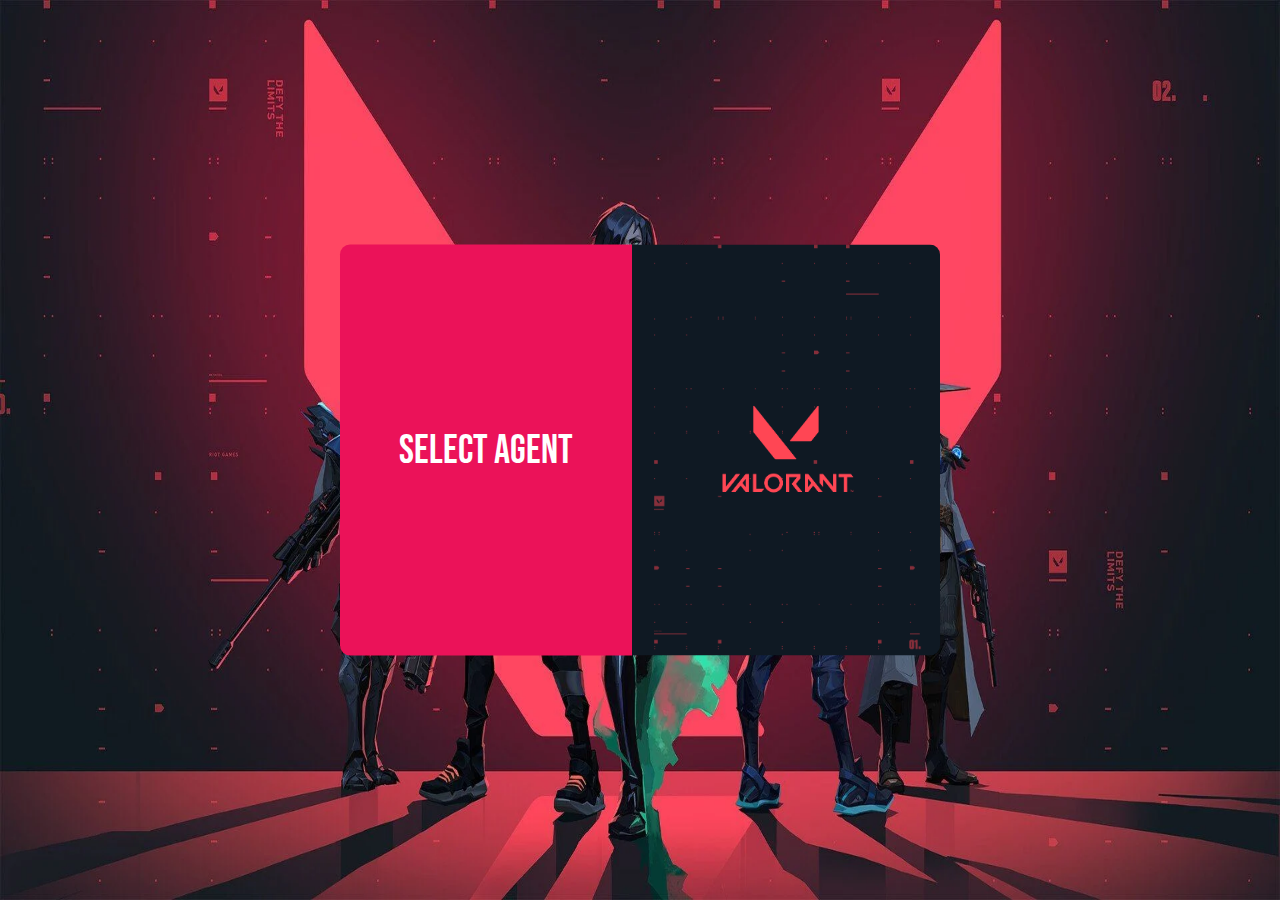
<file: index.html>
<!DOCTYPE html>
<html lang="pt-BR">
<head>
	<meta charset="UTF-8">
	<meta name="viewport" content="width=device-width, initial-scale=1.0">
	<title>Exemplo de Seleção de Índice</title>
	<style>
		@import url('https://fonts.googleapis.com/css2?family=Bebas+Neue&display=swap');

		*{
			margin: 0;
			padding: 0;
		}
		body {
			width: 100%;
			height: 100vh;
		}
		.content{
			height: 411px;
			border-radius: 10px;
			position: absolute;
			display: flex;
			top: 50%;
			left: 50%;
			transform: translate(-50%, -50%);
		}
		.bcc{
			width: 100%;
			height: 100vh;
		}
		button{
			width: 292px;
			height: 411px;
			font-size: 40px;
			background-color: #eb1259;
			border: none;
			color: #FFFFFF;
			border-radius: 10px 0 0 10px;
			font-family: "Bebas Neue", sans-serif;
			font-weight: 400;
			font-style: normal;
		}
		button:hover{
			cursor: pointer;
			background-color: #9a222b;
			font-size: 44px;
			transition: ease-in-out 1s;
		}
		#resultado {
			width: 308px;
			height: 411px;
			font-weight: bold;
			object-fit: cover;
			border-radius: 0 10px 10px 0;
		}
	</style>
</head>
<body>

	<div class="content">
		<button id="botao">SELECT AGENT</button>
		<img id="resultado" src="agents/index.jpg" alt="">
	</div>

	<img class="bcc" src="bci.webp" alt="" srcset="">
	<script>
		const agentes = [
			"astra.webp",
			"breach.webp",
			"brimstone.webp",
			"chamber.webp",
			"clove.webp",
			"cypher.webp",
			"deadlock.webp",
			"fade.webp",
			"gekko.webp",
			"harbor.webp",
			"iso.webp",
			"jett.webp",
			"kayo.webp",
			"killjoy.webp",
			"neon.webp",
			"omen.webp",
			"phoenix.webp",
			"raze.webp",
			"reyna.webp",
			"sage.webp",
			"skye.webp",
			"sova.webp",
			"viper.webp",
			"vyse.webp",
			"yoru.webp"
		];

		document.getElementById('botao').addEventListener('click', function() {
			const indiceAleatorio = Math.floor(Math.random() * agentes.length);
			document.getElementById("resultado").src = "agents/" + agentes[indiceAleatorio];
		});
	</script>

</body>
</html>
</file>
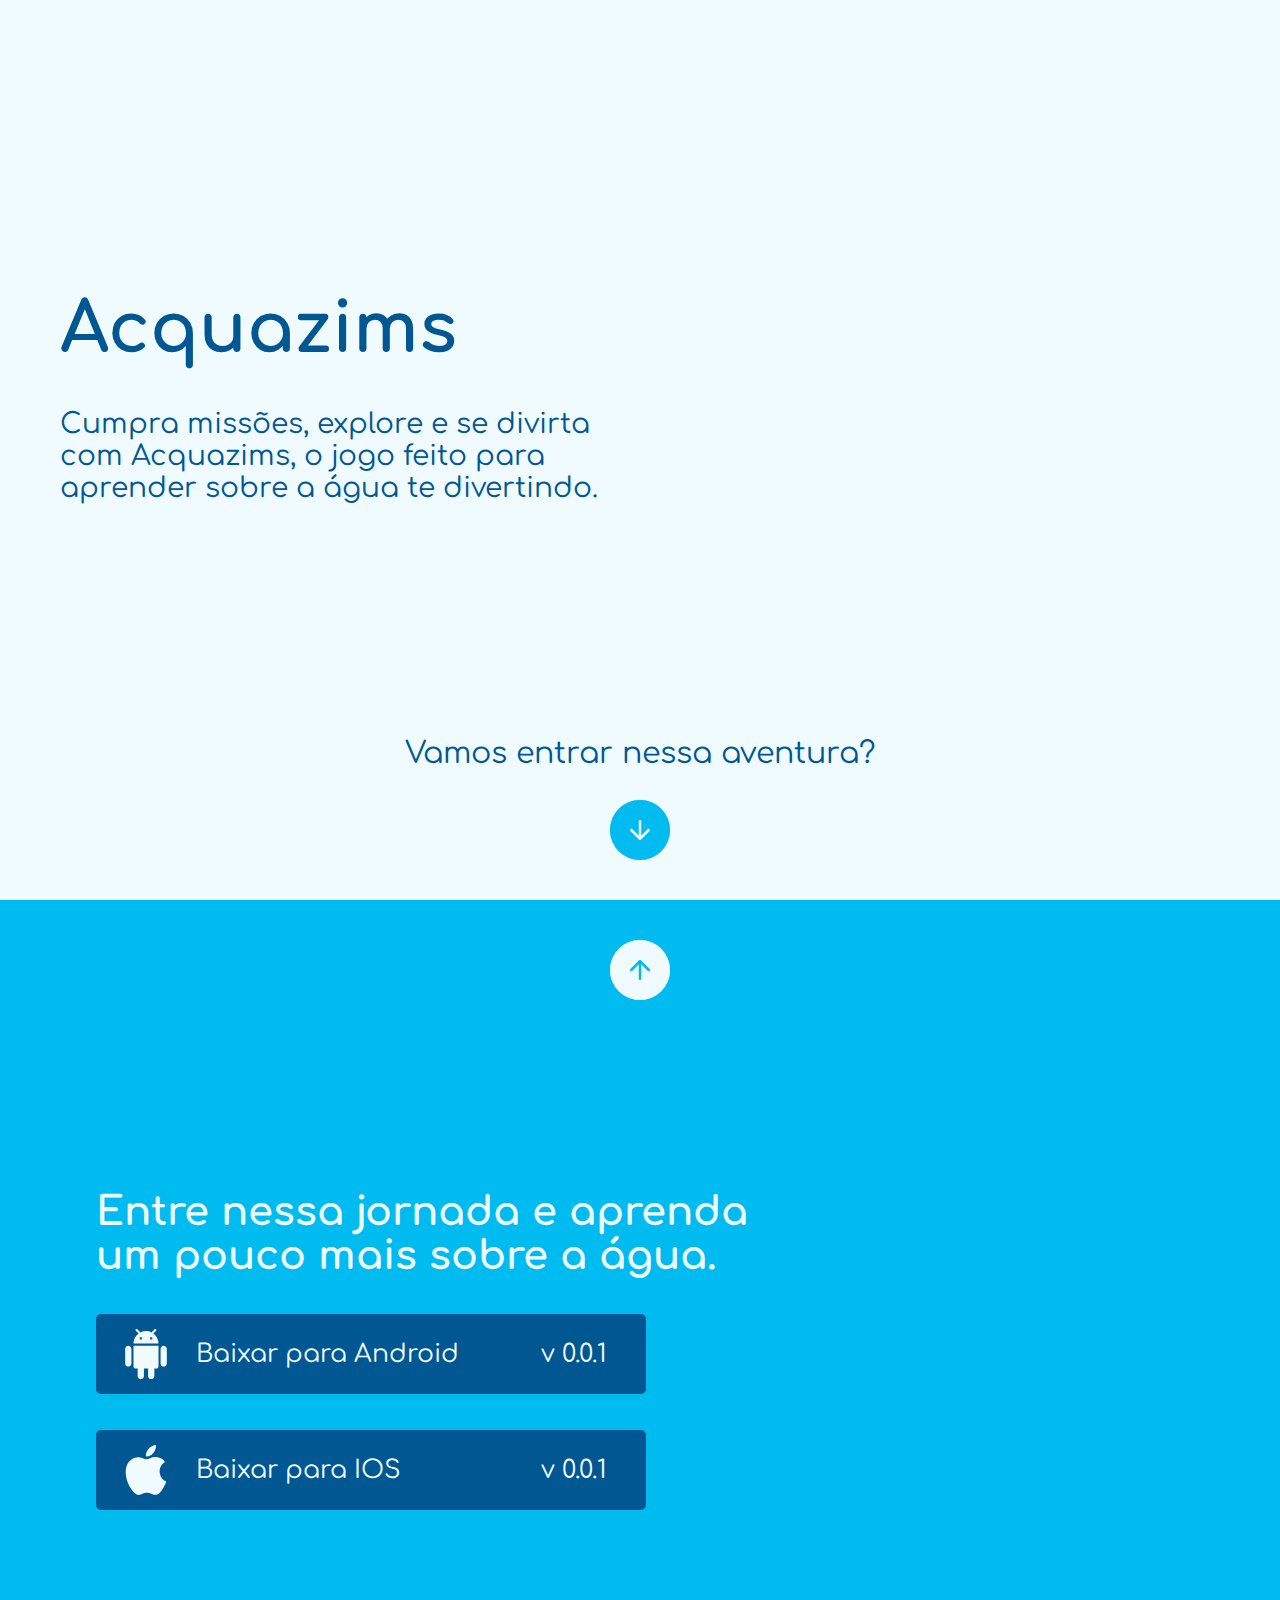
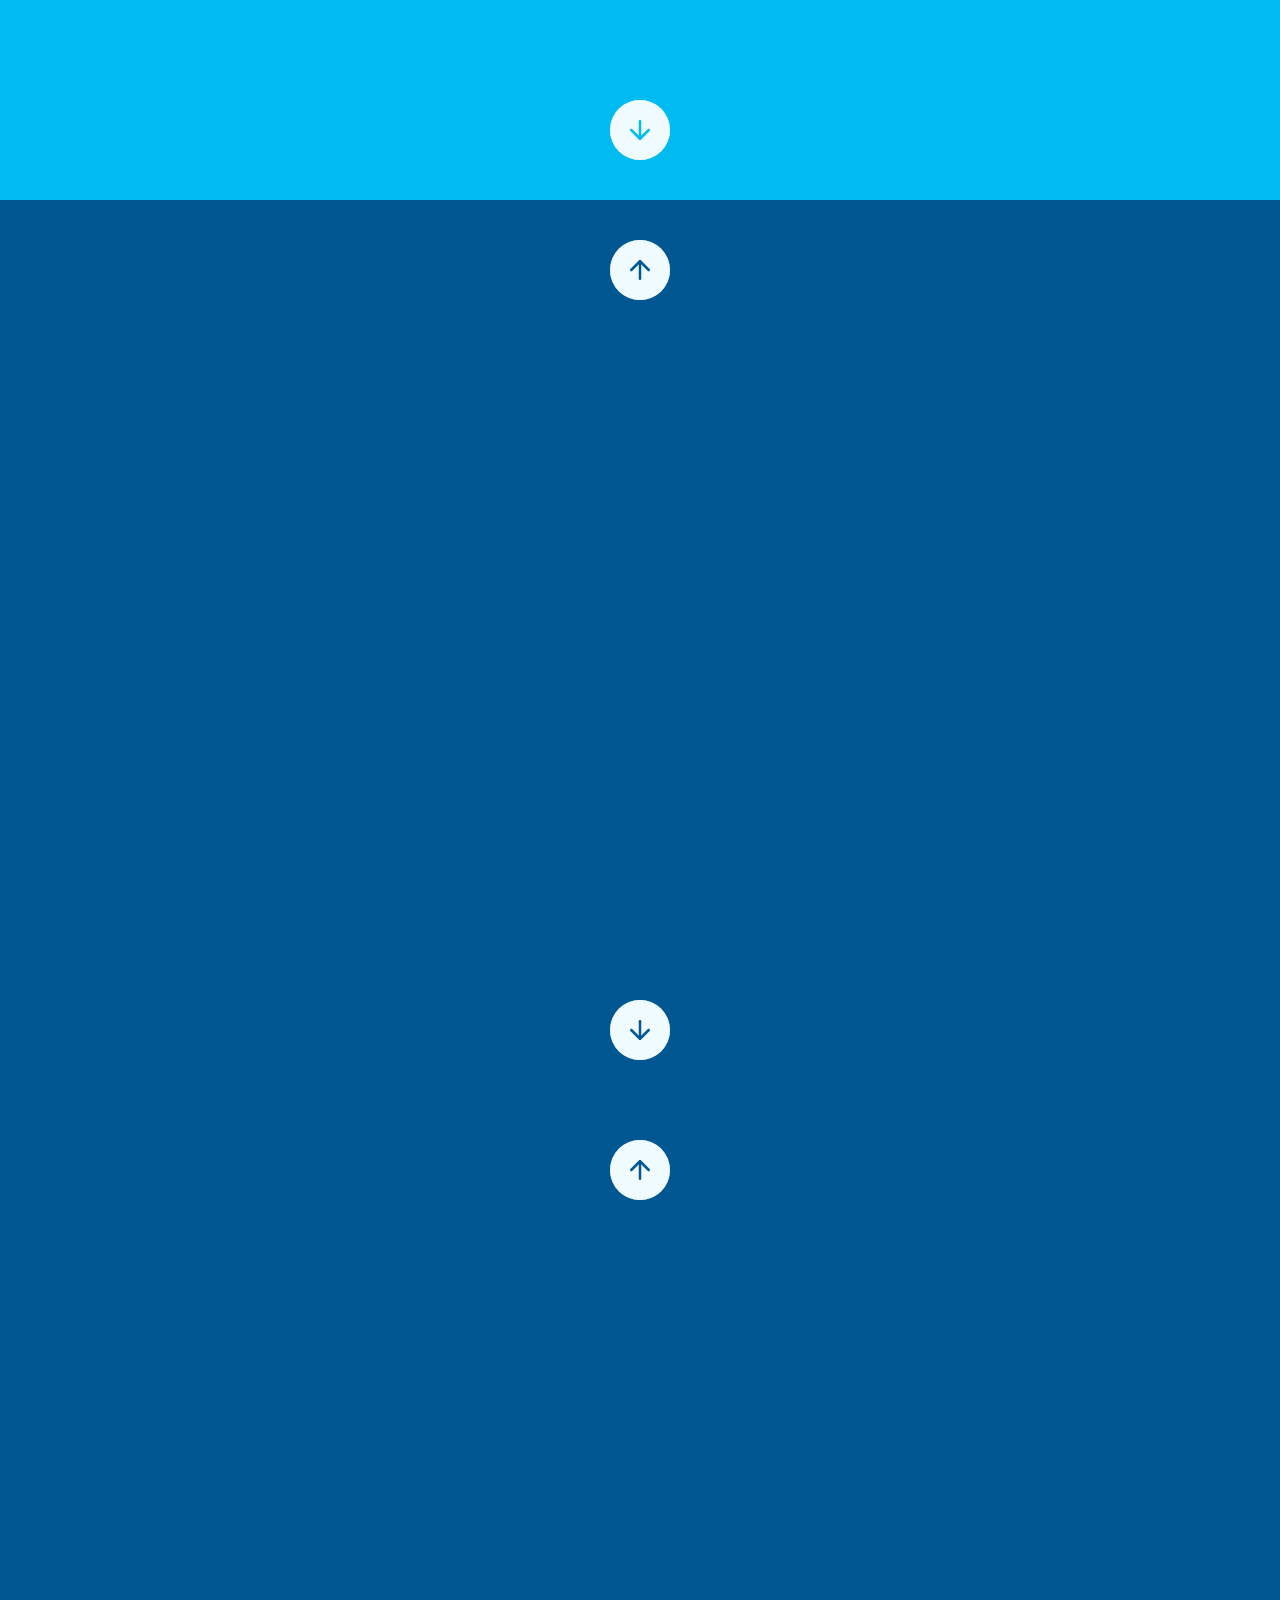
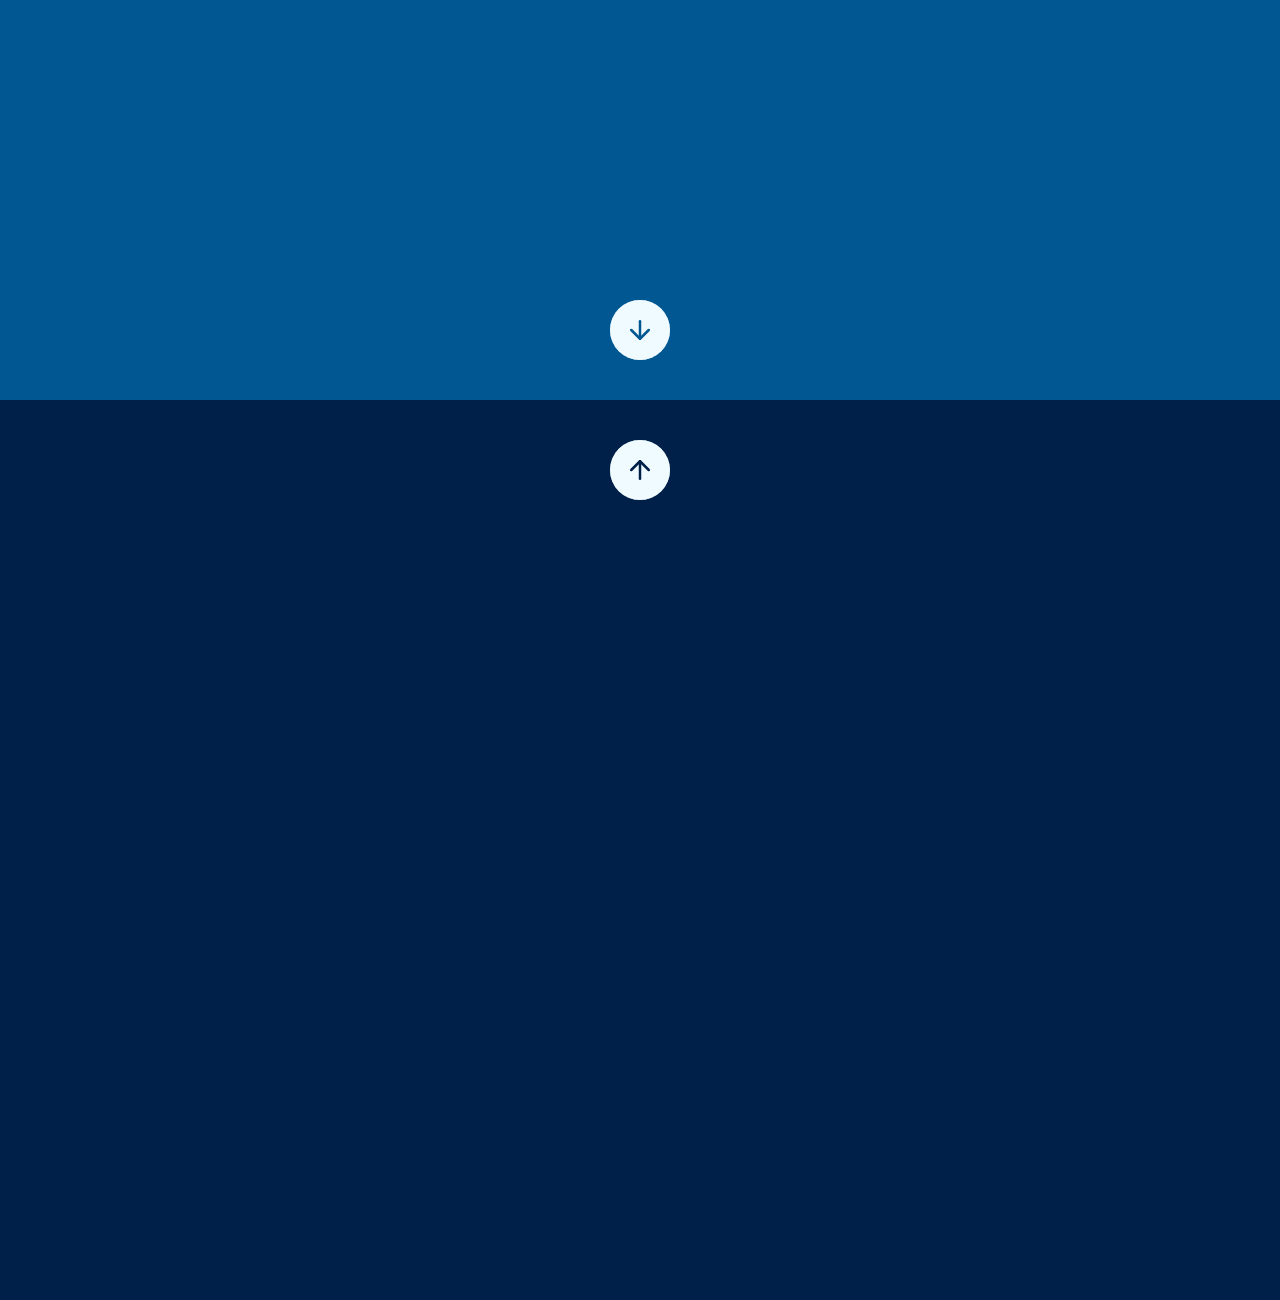
<file: apps/Acquazims/index.html>
<!DOCTYPE html>
<html lang="en">
	<head>
		<meta charset="UTF-8">
		<meta name="viewport" content="width=device-width, initial-scale=1.0">
		<title>Acquazims</title>
		<link rel="stylesheet" href="style.css">
	</head>

	<body>
		<div class="sec" id="welcome">
			<a href="#download" class="down">
				<svg viewBox="0 0 24 24" width="24" height="24" stroke="currentColor" stroke-width="2" fill="none" stroke-linecap="round" stroke-linejoin="round" class="css-i6dzq1"><line x1="12" y1="5" x2="12" y2="19"></line><polyline points="19 12 12 19 5 12"></polyline></svg>
				<span class="b"></span>
				<span class="c"></span>
			</a>

			<div class="getstarted">
				<h1>Acquazims</h1>
				<p>Cumpra missões, explore e se divirta com Acquazims, o jogo feito para aprender sobre a água te divertindo.</p>
			</div>

			<p class="next-link">Vamos entrar nessa aventura?</p>

			<!-- <img src="media/welcome.mp4" alt="Personagem andando pela casa"> -->
		</div>

		<div class="sec" id="download">
			<a href="#welcome" class="high">
				<svg viewBox="0 0 24 24" width="24" height="24" stroke="currentColor" stroke-width="2" fill="none" stroke-linecap="round" stroke-linejoin="round" class="css-i6dzq1"><line x1="12" y1="19" x2="12" y2="5"></line><polyline points="5 12 12 5 19 12"></polyline></svg>
				<span class="b"></span>
				<span class="c"></span>
			</a>

			<div class="download-link">
				<h1>Entre nessa jornada e aprenda um pouco mais sobre a água.</h1>

				<a class="link-btn" href="" download="">
					<div class="download-btn">
						<svg viewBox="0 0 24 24" height="24px" width="24px"><path d="M6 18c0 .55.45 1 1 1h1v3.5c0 .83.67 1.5 1.5 1.5s1.5-.67 1.5-1.5V19h2v3.5c0 .83.67 1.5 1.5 1.5s1.5-.67 1.5-1.5V19h1c.55 0 1-.45 1-1V8H6v10zM3.5 8C2.67 8 2 8.67 2 9.5v7c0 .83.67 1.5 1.5 1.5S5 17.33 5 16.5v-7C5 8.67 4.33 8 3.5 8zm17 0c-.83 0-1.5.67-1.5 1.5v7c0 .83.67 1.5 1.5 1.5s1.5-.67 1.5-1.5v-7c0-.83-.67-1.5-1.5-1.5zm-4.97-5.84l1.3-1.3c.2-.2.2-.51 0-.71s-.51-.2-.71 0l-1.48 1.48C13.85 1.23 12.95 1 12 1c-.96 0-1.86.23-2.66.63L7.85.15c-.2-.2-.51-.2-.71 0-.2.2-.2.51 0 .71l1.31 1.31C6.97 3.26 6 5.01 6 7h12c0-1.99-.97-3.75-2.47-4.84zM10 5H9V4h1v1zm5 0h-1V4h1v1z"></path></svg>
						<p>Baixar para Android</p>
						<p class="version">v 0.0.1</p>
					</div>
				</a>

				<a class="link-btn" href="" download="">
					<div class="download-btn">
						<svg viewBox="0 0 256 315"><g><path d="M213.803394,167.030943 C214.2452,214.609646 255.542482,230.442639 256,230.644727 C255.650812,231.761357 249.401383,253.208293 234.24263,275.361446 C221.138555,294.513969 207.538253,313.596333 186.113759,313.991545 C165.062051,314.379442 158.292752,301.507828 134.22469,301.507828 C110.163898,301.507828 102.642899,313.596301 82.7151126,314.379442 C62.0350407,315.16201 46.2873831,293.668525 33.0744079,274.586162 C6.07529317,235.552544 -14.5576169,164.286328 13.147166,116.18047 C26.9103111,92.2909053 51.5060917,77.1630356 78.2026125,76.7751096 C98.5099145,76.3877456 117.677594,90.4371851 130.091705,90.4371851 C142.497945,90.4371851 165.790755,73.5415029 190.277627,76.0228474 C200.528668,76.4495055 229.303509,80.1636878 247.780625,107.209389 C246.291825,108.132333 213.44635,127.253405 213.803394,167.030988 M174.239142,50.1987033 C185.218331,36.9088319 192.607958,18.4081019 190.591988,0 C174.766312,0.636050225 155.629514,10.5457909 144.278109,23.8283506 C134.10507,35.5906758 125.195775,54.4170275 127.599657,72.4607932 C145.239231,73.8255433 163.259413,63.4970262 174.239142,50.1987249"></path></g></svg>
						<p>Baixar para IOS</p>
						<p class="version">v 0.0.1</p>
					</div>
				</a>
			</div>

			<a href="#about" class="down">
				<svg viewBox="0 0 24 24" width="24" height="24" stroke="currentColor" stroke-width="2" fill="none" stroke-linecap="round" stroke-linejoin="round" class="css-i6dzq1"><line x1="12" y1="5" x2="12" y2="19"></line><polyline points="19 12 12 19 5 12"></polyline></svg>
				<span class="b"></span>
				<span class="c"></span>
			</a>
		</div>

		<div class="sec" id="about">
			<a href="#download" class="high">
				<svg viewBox="0 0 24 24" width="24" height="24" stroke="currentColor" stroke-width="2" fill="none" stroke-linecap="round" stroke-linejoin="round" class="css-i6dzq1"><line x1="12" y1="19" x2="12" y2="5"></line><polyline points="5 12 12 5 19 12"></polyline></svg>
				<span class="b"></span>
				<span class="c"></span>
			</a>

			<!-- <div class="parallax">
			</div> -->

			<a href="#group" class="down">
				<svg viewBox="0 0 24 24" width="24" height="24" stroke="currentColor" stroke-width="2" fill="none" stroke-linecap="round" stroke-linejoin="round" class="css-i6dzq1"><line x1="12" y1="5" x2="12" y2="19"></line><polyline points="19 12 12 19 5 12"></polyline></svg>
				<span class="b"></span>
				<span class="c"></span>
			</a>
		</div>

		<div class="sec" id="group">
			<a href="#about" class="high">
				<svg viewBox="0 0 24 24" width="24" height="24" stroke="currentColor" stroke-width="2" fill="none" stroke-linecap="round" stroke-linejoin="round" class="css-i6dzq1"><line x1="12" y1="19" x2="12" y2="5"></line><polyline points="5 12 12 5 19 12"></polyline></svg>
				<span class="b"></span>
				<span class="c"></span>
			</a>
			
			
			<a href="#contact" class="down">
				<svg viewBox="0 0 24 24" width="24" height="24" stroke="currentColor" stroke-width="2" fill="none" stroke-linecap="round" stroke-linejoin="round" class="css-i6dzq1"><line x1="12" y1="5" x2="12" y2="19"></line><polyline points="19 12 12 19 5 12"></polyline></svg>
				<span class="b"></span>
				<span class="c"></span>
			</a>
		</div>

		<div class="sec" id="contact">
			<a href="#group" class="high">
				<svg viewBox="0 0 24 24" width="24" height="24" stroke="currentColor" stroke-width="2" fill="none" stroke-linecap="round" stroke-linejoin="round" class="css-i6dzq1"><line x1="12" y1="19" x2="12" y2="5"></line><polyline points="5 12 12 5 19 12"></polyline></svg>
				<span class="b"></span>
				<span class="c"></span>
			</a>

			
		</div>

		<script src="https://ajax.googleapis.com/ajax/libs/jquery/3.3.1/jquery.min.js"></script>
		<script src="script/smooth_scroll.js"></script>
	</body>
</html>
</file>
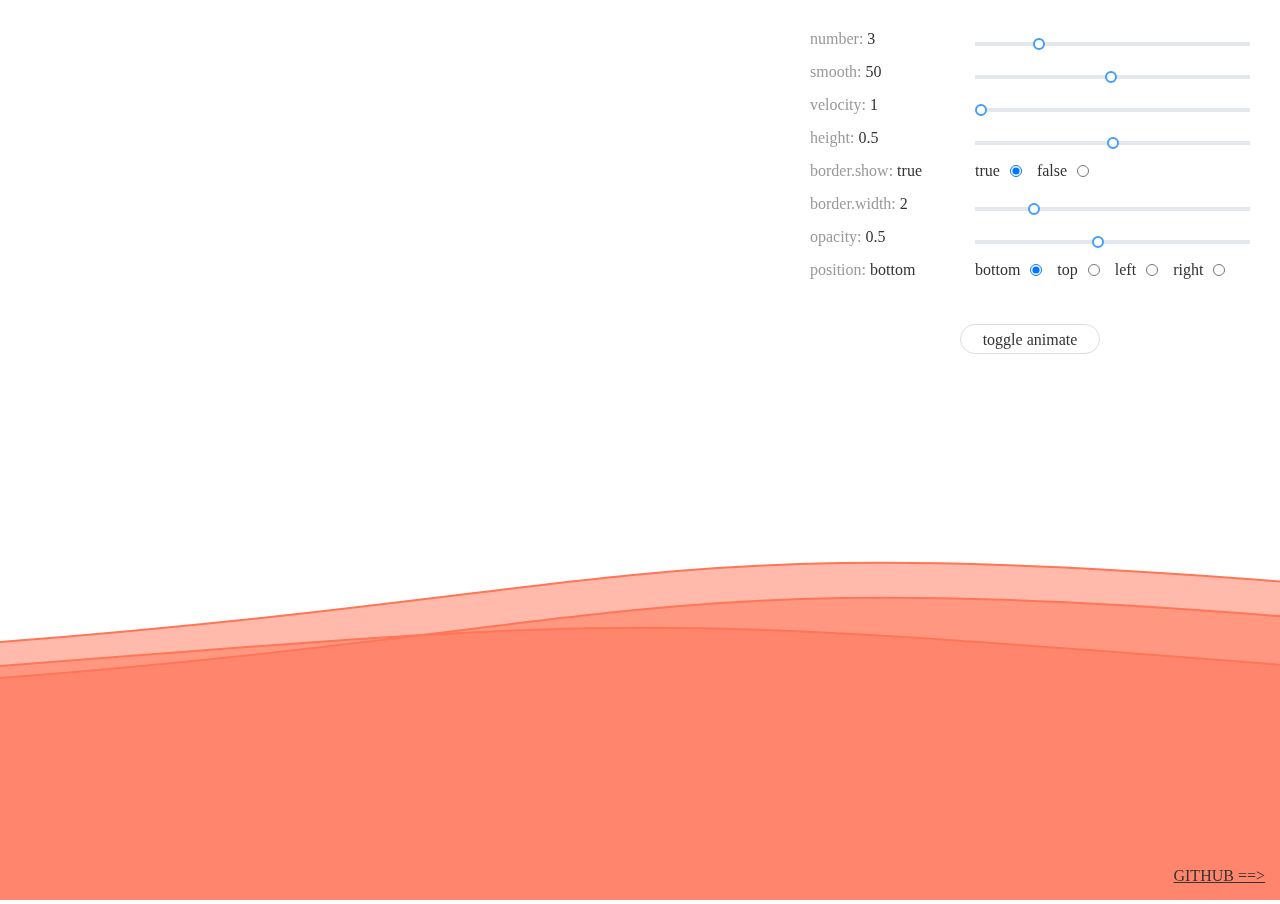
<file: script/wavejs/index.html>
<!DOCTYPE html>
<html>
<head>
  <meta charset="UTF-8"/>
  <meta name="viewport"
    content="width=device-width, initial-scale=1, maximum-scale=1, user-scalable=no">
  <link rel="icon"
    href="https://qishaoxuan.github.io/animate_resume_ts/images/favicon.png">
  <title>Wave</title>
</head>
<link rel="stylesheet" href="./index.css">
<body>
<ul class="control">
  <li>
    <label>number:  <span class="value-span number">3</span></label>
    <input id="number" name="number" type="range" value="3" min="1"
      max="10" step="1">
  </li>
  <li>
    <label>smooth:  <span class="value-span smooth">50</span></label>
    <input id="smooth" name="smooth" type="range" value="50" min="1"
      max="100" step="1">
  </li>
  <li>
    <label>velocity:  <span class="value-span velocity">1</span></label>
    <input id="velocity" name="velocity" type="range" value="1" min="1"
      max="10" step="1">
  </li>
  <li>
    <label>height:  <span class="value-span height">0.5</span></label>
    <input id="height" name="height" type="range" value=".5" min="0"
      max="1" step=".1">
  </li>
  <li>
    <label>border.show:  <span class="value-span show">true</span></label>
    <label class="radio-label" for="border-show">true <input id="border-show" name="border-show" type="radio" value="true" checked></label>
    <label class="radio-label" for="border-hide">false <input id="border-hide" name="border-show" type="radio" value="false"></label>
  </li>
  <li>
    <label>border.width:   <span class="value-span width">2</span><span class="border-width"></span></label>
    <input id="border-width" name="border-width" type="range" value="2" min="1"
      max="6"
      step="1">
  </li>
  <li>
    <label>opacity:  <span class="value-span opacity">0.5</span></label>
    <input id="opacity" type="range" name="opacity" value=".5" min=".1"
      max="1"
      step=".1">
  </li>
  <li>
    <label>position: <span class="value-span position">bottom</span></label>
    <label class="radio-label" for="position-bottom">bottom <input id="position-bottom" name="position" type="radio" value="bottom" checked> </label>
    <label class="radio-label" for="position-top">top <input id="position-top" name="position" type="radio" value="top"></label>
    <label class="radio-label" for="position-left">left <input id="position-left" name="position" type="radio" value="left"></label>
    <label class="radio-label" for="position-right">right <input id="position-right" name="position" type="radio" value="right"></label>
  </li>
  <li>
    <a href="javascript:;" class="btn">toggle animate</a>
  </li>
</ul>

<a href="https://github.com/QiShaoXuan/wavejs"
  class="link">GITHUB ==></a>
<script src="./dist/wave.js"></script>
<script>
  var wave = new Wave('body', {
    border: {
      show: true,
      width: 2,
      color:[],
    }
  })
  wave.animate()

  const btn = document.querySelector('.btn')
  btn.addEventListener('click',function () {
    if(wave.status === 'animating'){
      wave.pause()
    }else{
      wave.animate()
    }
  })

  const inputs = document.querySelectorAll('input')
  inputs.forEach((input) => {
    input.addEventListener('change',function () {
      wave.setOptions(getFrom(inputs))
    })
  })

  function getFrom(inputs) {
    let config = {}
    inputs.forEach((input) => {
      if( input.type === 'radio' && !input.checked) return

      const name = input.name.split('-')
      const value = Number(input.value)?Number(input.value): /false/.test(input.value)?false:/true/.test(input.value)?true:input.value
      if(name.length === 2){
        if(!config[name[0]]){
          config[name[0]] = {}
        }
        config[name[0]][name[1]] = value
        document.querySelector(`.${name[1]}`).innerText = value
      }else{
        config[name[0]] = value
        document.querySelector(`.${name[0]}`).innerText = value

      }
    })
    config.border.color = ['']
    return config
  }
</script>
</body>
</html>
</file>
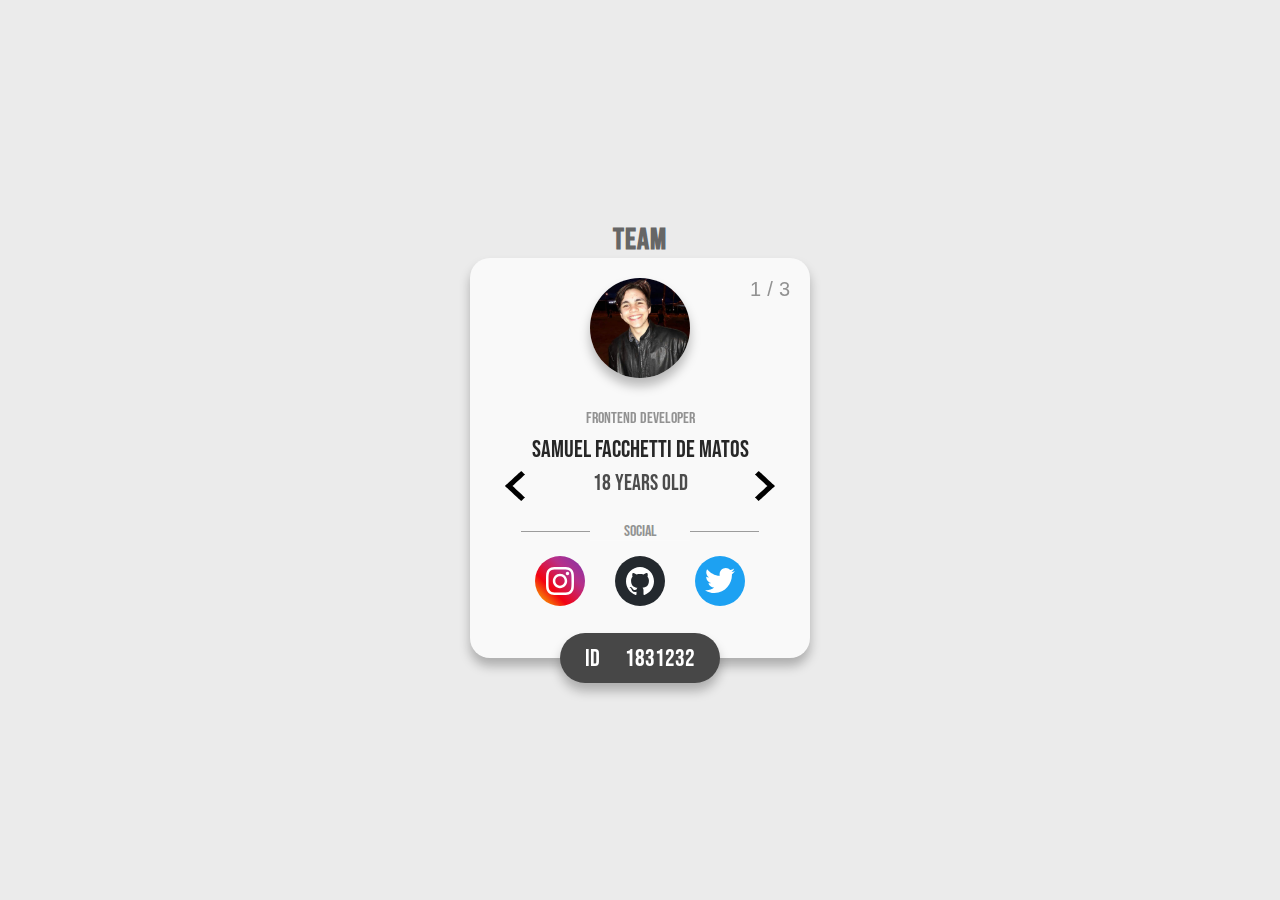
<file: projects/Front-End/Carousel/index.html>
<html lang="en">
<head>
	<meta charset="UTF-8">
	<meta name="viewport" content="width=device-width, initial-scale=1.0">
	<title>Carousel</title>
	<link rel="stylesheet" href="style.css">
</head>
<body>
	<div class="main-content">
		<div class="carousel">
			<h1>Team</h1>

			<div class="content">
				<div class="slide not_selected">
					<div class="current_slide">
						<p>1</p>
						<p>/</p>
						<p>3</p>
					</div>

					<img class="avatar" src="img/perfil_samuel.jpg">
					
					<div class="description">
						<p class="job">FrontEnd Developer</p>
						<p class="name">Samuel Facchetti de Matos</p>
						<p class="age">18 years old</p>
					</div>

					<div class="social">
						<div class="lbl">
							<p>Social</p>
							<span></span>
						</div>

						<div class="links">
							<a class="pink" target="_blank" href="https://instagram.com/samuelfacchettidematos">
								<svg width="28" height="28" x="0" y="0" class="stencil--easier-to-select" style="opacity: 1;"><defs></defs><rect x="0" y="0" width="28" height="28" fill="transparent" class="stencil__selection-helper"></rect><path d="M13.999999999999998 6.819188191881919C10.028557829604948 6.819188191881919 6.830080913850547 10.01880728484704 6.830080913850547 14.004999404832756 6.830080913850547 17.991191524818472 10.028557829604948 21.177478871562904 13.999999999999998 21.177478871562904 17.97144217039505 21.177478871562904 21.18324607329843 17.977859778597786 21.18324607329843 14.004999404832756 21.18324607329843 10.032139031067729 17.984769157544026 6.819188191881919 13.999999999999998 6.819188191881919 13.999999999999998 6.819188191881919 13.999999999999998 6.819188191881919 13.999999999999998 6.819188191881919M13.999999999999998 18.67111058207356C11.441218467396476 18.67111058207356 9.335554497858162 16.57802642542554 9.335554497858162 14.004999404832756 9.335554497858162 11.43197238423997 11.4278914802475 9.325556481371265 13.999999999999998 9.325556481371265 16.572108519752497 9.325556481371265 18.677772489290813 11.418640638019284 18.677772489290813 14.004999404832756 18.677772489290813 16.59135817164623 16.572108519752497 18.67111058207356 13.999999999999998 18.67111058207356 13.999999999999998 18.67111058207356 13.999999999999998 18.67111058207356 13.999999999999998 18.67111058207356M23.155640171346977 6.525889775026782C23.155640171346977 7.459112010474943 22.396001903855307 8.205689798833472 21.476439790575913 8.205689798833472 20.543550690147548 8.205689798833472 19.797239409804853 7.445780264254255 19.797239409804853 6.525889775026782 19.797239409804853 5.6059992857993075 20.556877677296526 4.846089751220092 21.476439790575913 4.846089751220092 22.396001903855304 4.846089751220092 23.155640171346977 5.605999285799309 23.155640171346977 6.525889775026782 23.155640171346977 6.525889775026782 23.155640171346977 6.525889775026782 23.155640171346977 6.525889775026782M27.900047596382674 8.21902154505416C27.79343169919086 5.979288179978574 27.287006187529744 3.9928579930960595 25.647786768205613 2.353053207951434 24.008567348881485 0.7132484228068081 22.02284626368396 0.20664206642066385 19.783912422655877 0.09998809665515984 17.465016658733937-0.03332936555172017 10.534983341266063-0.03332936555172017 8.229414564493098 0.09998809665515984 5.990480723465017 0.20664206642066385 4.004759638267491 0.7132484228068081 2.36554021894336 2.353053207951434 0.7263207996192289 3.9928579930960595 0.2065683008091385 5.979288179978574 0.09995240361732509 8.21902154505416-0.03331746787244169 10.525413641233186-0.03331746787244169 17.457921675990953 0.09995240361732509 19.777645518390663 0.2065683008091385 22.017378883466254 0.7129938124702523 24.003809070348765 2.36554021894336 25.643613855493392 4.018086625416468 27.28341864063802 5.990480723465017 27.79002499702416 8.229414564493098 27.91001071301035 10.534983341266063 28.029996428996544 17.465016658733937 28.029996428996544 19.783912422655877 27.91001071301035 22.02284626368396 27.80335674324485 24.008567348881485 27.28341864063802 25.647786768205613 25.643613855493392 27.287006187529744 24.003809070348765 27.79343169919086 22.017378883466254 27.900047596382674 19.777645518390663 28.033317467872443 17.457921675990953 28.033317467872443 10.538745387453874 27.900047596382674 8.21902154505416 27.900047596382674 8.21902154505416 27.900047596382674 8.21902154505416 27.900047596382674 8.21902154505416M24.9148024750119 22.25735031543864C24.435030937648737 23.483870967741932 23.488814850071396 24.417093203190092 22.262732032365538 24.91036781335555 20.41028081865778 25.643613855493392 16.03902903379343 25.483632900845134 13.999999999999998 25.483632900845134 11.960970966206567 25.483632900845134 7.589719181342218 25.643613855493392 5.750594954783436 24.91036781335555 4.524512137077582 24.43042494941078 3.5916230366492146 23.483870967741932 3.0985245121370775 22.25735031543864 2.36554021894336 20.404237590763003 2.5254640647310804 16.031424830377333 2.5254640647310804 14.004999404832756 2.5254640647310804 11.978573979288178 2.36554021894336 7.579097726461134 3.0985245121370775 5.739316748006188 3.578296049500238 4.512796095702892 4.524512137077582 3.5795738602547305 5.750594954783436 3.086299250089274 7.603046168491194 2.353053207951434 11.974297953355544 2.5130341625996895 13.999999999999998 2.5130341625996895 16.025702046644454 2.5130341625996895 20.423607805806757 2.353053207951434 22.262732032365538 3.086299250089274 23.488814850071396 3.5662421140340426 24.42170395049976 4.512796095702892 24.9148024750119 5.739316748006188 25.647786768205613 7.5924294726818236 25.487862922417897 11.96524223306749 25.487862922417897 14.004999404832756 25.487862922417897 16.044756576598022 25.647786768205613 20.41756933698369 24.9148024750119 22.25735031543864 24.9148024750119 22.25735031543864 24.9148024750119 22.25735031543864 24.9148024750119 22.25735031543864" stroke-width="0" stroke="none" stroke-dasharray="none" fill="rgb(255, 255, 255)" fill-rule="evenOdd"></path></svg>
							</a>

							<a class="gray" target="_blank" href="https://github.com/SamuelFacchetti">
								<svg width="28" height="28" x="0" y="0" class="stencil--easier-to-select" style="opacity: 1;"><defs></defs><rect x="0" y="0" width="28" height="28" fill="transparent" class="stencil__selection-helper"></rect><path d="M13.999999999999996 0C6.268013502368894 1.3322676295501878e-15-8.881784197001252e-16 6.423629281162277 0 14.347577570195725 0 20.689206856222235 4.018 26.06954844504563 9.576 27.977776261881658 10.276 28.092556882443223 10.5 27.647781977767156 10.5 27.260397383371874 10.5 26.930403099257372 10.5 26.02650571233504 10.5 24.835656774008793 6.622000000000001 25.69651142822054 5.7959999999999985 22.913081379602566 5.7959999999999985 22.913081379602566 5.151999999999999 21.248762381459862 4.242 20.8039874767838 4.242 20.8039874767838 2.968 19.914437667431663 4.339999999999999 19.943132822572053 4.339999999999999 19.943132822572053 5.739999999999999 20.043565865563426 6.482 21.420933312302214 6.482 21.420933312302214 7.7 23.601765102971964 9.758 22.956124112313155 10.555999999999997 22.611782250628462 10.682000000000002 21.679189708565737 11.046 21.047896295477127 11.437999999999999 20.689206856222235 8.329999999999998 20.330517416967343 5.068 19.096625745930506 5.068 13.630198691685937 5.068 12.037617581394212 5.599999999999999 10.76068317764679 6.510000000000001 9.742005170162894 6.37 9.383315730908002 5.88 7.891167663607647 6.6499999999999995 5.954244691631225 6.6499999999999995 5.954244691631225 7.826 5.566860097235939 10.5 7.417697603791189 11.605999999999998 7.102050897246882 12.809999999999999 6.944227543974729 13.999999999999996 6.944227543974729 15.189999999999998 6.944227543974729 16.394 7.102050897246882 17.499999999999996 7.417697603791189 20.174 5.566860097235939 21.349999999999998 5.954244691631225 21.349999999999998 5.954244691631225 22.119999999999997 7.891167663607647 21.629999999999995 9.383315730908002 21.49 9.742005170162894 22.4 10.76068317764679 22.931999999999995 12.037617581394212 22.931999999999995 13.630198691685937 22.931999999999995 19.1109733235007 19.655999999999995 20.316169839397144 16.534 20.674859278652036 17.037999999999997 21.119634183328102 17.499999999999996 21.99483641511004 17.499999999999996 23.329161129138246 17.499999999999996 25.251736523544473 17.499999999999996 26.80127490112561 17.499999999999996 27.260397383371874 17.499999999999996 27.647781977767156 17.723999999999997 28.10690446001342 18.438 27.977776261881658 23.996 26.05520086747543 27.999999999999996 20.689206856222235 27.999999999999996 14.347577570195725 27.999999999999996 6.423629281162277 21.7319864976311 4.440892098500626e-16 13.999999999999996 0 13.999999999999996 0 13.999999999999996 0 13.999999999999996 0" stroke-width="0" stroke="none" stroke-dasharray="none" fill="rgb(255, 255, 255)" fill-rule="evenOdd"></path></svg>
							</a>

							<a class="blue" target="_blank" href="https://twitter.com/s_facchetti">
								<svg width="30" height="25.000000000000004" x="0" y="0" class="stencil--easier-to-select" style="opacity: 1;"><defs></defs><rect x="0" y="0" width="30" height="25.000000000000004" fill="transparent" class="stencil__selection-helper"></rect><path d="M29.999999999999996 2.9411764705882355C28.89579349904398 3.4558823529411757 27.705544933078393 3.7941176470588243 26.472275334608028 3.9558823529411775 27.73422562141491 3.1764705882352953 28.709369024856592 1.9411764705882355 29.168260038240916 0.45588235294117574 27.978011472275334 1.1911764705882346 26.658699808795408 1.7058823529411766 25.267686424474185 2.000000000000001 24.134799235181646 0.7352941176470589 22.543021032504782 0 20.736137667304014 0 17.366156787762907 0 14.61281070745698 2.8235294117647065 14.61281070745698 6.3088235294117645 14.61281070745698 6.808823529411766 14.67017208413002 7.294117647058826 14.770554493307838 7.75 9.665391969407263 7.48529411764706 5.1195028680688335 4.970588235294118 2.0936902485659656 1.1617647058823533 1.563097514340344 2.0882352941176467 1.2619502868068833 3.1764705882352953 1.2619502868068833 4.3235294117647065 1.2619502868068833 6.514705882352942 2.337476099426386 8.455882352941178 4.000956022944551 9.558823529411764 2.982791586998088 9.558823529411764 2.036328871892925 9.264705882352942 1.2045889101338427 8.823529411764707 1.2045889101338427 8.823529411764707 1.2045889101338427 8.823529411764707 1.2045889101338427 8.867647058823529 1.2045889101338427 11.926470588235293 3.3269598470363286 14.485294117647058 6.137667304015297 15.058823529411764 5.621414913957935 15.205882352941178 5.076481835564054 15.279411764705884 4.517208413001912 15.279411764705884 4.130019120458891 15.279411764705884 3.7428298279158705 15.235294117647058 3.3699808795411093 15.161764705882355 4.144359464627151 17.647058823529413 6.395793499043977 19.500000000000004 9.106118546845122 19.544117647058822 7.012428298279158 21.25 4.359464627151051 22.25 1.4627151051625238 22.25 0.9751434034416828 22.25 0.48757170172084097 22.22058823529412 0 22.161764705882355 2.724665391969407 23.955882352941178 5.965583173996176 25 9.435946462715103 25 20.736137667304014 25 26.945506692160606 15.382352941176475 26.945506692160606 7.0441176470588225 26.945506692160606 6.764705882352942 26.945506692160606 6.5 26.931166347992352 6.2205882352941195 28.135755258126192 5.338235294117647 29.168260038240916 4.220588235294118 29.999999999999996 2.9411764705882355 29.999999999999996 2.9411764705882355 29.999999999999996 2.9411764705882355 29.999999999999996 2.9411764705882355" stroke-width="0" stroke="none" stroke-dasharray="none" fill="rgb(255, 255, 255)" fill-rule="evenOdd"></path></svg>
							</a>
						</div>
					</div>

					<div class="id">
						<p class="id-lbl">Id</p>
						<p class="id-number">1831232</p>
					</div>
				</div>

				<div class="slide not_selected">
					<div class="current_slide">
						<p>2</p><p>/</p><p>3</p>
					</div>

					<svg class="avatar"><defs></defs><path d="M0 0 L100 0 C100 0 100 0 100 0 L100 100 C100 100 100 100 100 100 L0 100 C0 100 0 100 0 100 L0 0 C0 0 0 0 0 0 Z" stroke-width="0" stroke="none" stroke-dasharray="none" fill="rgb(230,230,230)"></path><path d="M80.93351217953253 38.93522045782897C80.93351217953253 44.46761022891448 76.28419934058331 49.07793503815242 70.70502393384426 49.07793503815242 65.1258485271052 49.07793503815242 60.94146697205092 44.00657774799069 60.94146697205092 38.93522045782897 60.94146697205092 33.40283068674345 65.12584852710522 28.792505877505516 70.70502393384426 28.792505877505516 76.28419934058331 28.792505877505516 80.93351217953253 33.40283068674345 80.93351217953253 38.93522045782897 80.93351217953253 38.93522045782897 80.93351217953253 38.93522045782897 80.93351217953253 38.93522045782897M57.686947984786485 50C55.36229156531188 46.31174015260966 51.642841294152504 46.31174015260966 49.3181848746779 50 49.3181848746779 50 48.853253590782984 50.4610324809238 48.853253590782984 50.4610324809238 46.99352845520329 47.69483759538103 45.13380331962361 44.46761022891448 43.73900946793884 41.70141534337172 40.484490480674395 36.16902557228621 35.37024635783027 36.16902557228621 32.11572737056582 41.70141534337172 28.861208383301378 47.23380511445724 23.746964260457247 55.99342225200932 20.4924452731928 61.52581202309483 17.237926285928353 67.05820179418035 20.02751398929788 71.20749412249448 26.536551963826774 71.20749412249448 26.536551963826774 71.20749412249448 62.336260823735685 71.20749412249448 62.336260823735685 71.20749412249448 66.9855736626849 71.20749412249448 68.84529879826458 68.44129923695174 66.52064237878997 64.29200690863759 64.19598595931537 60.14271458032346 60.476535688156005 54.14929232831415 57.686947984786485 50 57.686947984786485 50 57.686947984786485 50 57.686947984786485 50" fill="rgb(179,179,179)" fill-rule="evenOdd"></path></svg>

					<div class="description">
						<p class="job">BackEnd Developer</p>
						<p class="name">João Victor F. de Moraes</p>
						<p class="age">19 years old</p>
					</div>

					<div class="social">
						<div class="lbl">
							<p>Social</p>
							<span></span>
						</div>

						<div class="links">
							<a class="pink" target="_blank" href="https://instagram.com/moraiz_joao">
								<svg width="28" height="28" x="0" y="0" class="stencil--easier-to-select" style="opacity: 1;"><defs></defs><rect x="0" y="0" width="28" height="28" fill="transparent" class="stencil__selection-helper"></rect><path d="M13.999999999999998 6.819188191881919C10.028557829604948 6.819188191881919 6.830080913850547 10.01880728484704 6.830080913850547 14.004999404832756 6.830080913850547 17.991191524818472 10.028557829604948 21.177478871562904 13.999999999999998 21.177478871562904 17.97144217039505 21.177478871562904 21.18324607329843 17.977859778597786 21.18324607329843 14.004999404832756 21.18324607329843 10.032139031067729 17.984769157544026 6.819188191881919 13.999999999999998 6.819188191881919 13.999999999999998 6.819188191881919 13.999999999999998 6.819188191881919 13.999999999999998 6.819188191881919M13.999999999999998 18.67111058207356C11.441218467396476 18.67111058207356 9.335554497858162 16.57802642542554 9.335554497858162 14.004999404832756 9.335554497858162 11.43197238423997 11.4278914802475 9.325556481371265 13.999999999999998 9.325556481371265 16.572108519752497 9.325556481371265 18.677772489290813 11.418640638019284 18.677772489290813 14.004999404832756 18.677772489290813 16.59135817164623 16.572108519752497 18.67111058207356 13.999999999999998 18.67111058207356 13.999999999999998 18.67111058207356 13.999999999999998 18.67111058207356 13.999999999999998 18.67111058207356M23.155640171346977 6.525889775026782C23.155640171346977 7.459112010474943 22.396001903855307 8.205689798833472 21.476439790575913 8.205689798833472 20.543550690147548 8.205689798833472 19.797239409804853 7.445780264254255 19.797239409804853 6.525889775026782 19.797239409804853 5.6059992857993075 20.556877677296526 4.846089751220092 21.476439790575913 4.846089751220092 22.396001903855304 4.846089751220092 23.155640171346977 5.605999285799309 23.155640171346977 6.525889775026782 23.155640171346977 6.525889775026782 23.155640171346977 6.525889775026782 23.155640171346977 6.525889775026782M27.900047596382674 8.21902154505416C27.79343169919086 5.979288179978574 27.287006187529744 3.9928579930960595 25.647786768205613 2.353053207951434 24.008567348881485 0.7132484228068081 22.02284626368396 0.20664206642066385 19.783912422655877 0.09998809665515984 17.465016658733937-0.03332936555172017 10.534983341266063-0.03332936555172017 8.229414564493098 0.09998809665515984 5.990480723465017 0.20664206642066385 4.004759638267491 0.7132484228068081 2.36554021894336 2.353053207951434 0.7263207996192289 3.9928579930960595 0.2065683008091385 5.979288179978574 0.09995240361732509 8.21902154505416-0.03331746787244169 10.525413641233186-0.03331746787244169 17.457921675990953 0.09995240361732509 19.777645518390663 0.2065683008091385 22.017378883466254 0.7129938124702523 24.003809070348765 2.36554021894336 25.643613855493392 4.018086625416468 27.28341864063802 5.990480723465017 27.79002499702416 8.229414564493098 27.91001071301035 10.534983341266063 28.029996428996544 17.465016658733937 28.029996428996544 19.783912422655877 27.91001071301035 22.02284626368396 27.80335674324485 24.008567348881485 27.28341864063802 25.647786768205613 25.643613855493392 27.287006187529744 24.003809070348765 27.79343169919086 22.017378883466254 27.900047596382674 19.777645518390663 28.033317467872443 17.457921675990953 28.033317467872443 10.538745387453874 27.900047596382674 8.21902154505416 27.900047596382674 8.21902154505416 27.900047596382674 8.21902154505416 27.900047596382674 8.21902154505416M24.9148024750119 22.25735031543864C24.435030937648737 23.483870967741932 23.488814850071396 24.417093203190092 22.262732032365538 24.91036781335555 20.41028081865778 25.643613855493392 16.03902903379343 25.483632900845134 13.999999999999998 25.483632900845134 11.960970966206567 25.483632900845134 7.589719181342218 25.643613855493392 5.750594954783436 24.91036781335555 4.524512137077582 24.43042494941078 3.5916230366492146 23.483870967741932 3.0985245121370775 22.25735031543864 2.36554021894336 20.404237590763003 2.5254640647310804 16.031424830377333 2.5254640647310804 14.004999404832756 2.5254640647310804 11.978573979288178 2.36554021894336 7.579097726461134 3.0985245121370775 5.739316748006188 3.578296049500238 4.512796095702892 4.524512137077582 3.5795738602547305 5.750594954783436 3.086299250089274 7.603046168491194 2.353053207951434 11.974297953355544 2.5130341625996895 13.999999999999998 2.5130341625996895 16.025702046644454 2.5130341625996895 20.423607805806757 2.353053207951434 22.262732032365538 3.086299250089274 23.488814850071396 3.5662421140340426 24.42170395049976 4.512796095702892 24.9148024750119 5.739316748006188 25.647786768205613 7.5924294726818236 25.487862922417897 11.96524223306749 25.487862922417897 14.004999404832756 25.487862922417897 16.044756576598022 25.647786768205613 20.41756933698369 24.9148024750119 22.25735031543864 24.9148024750119 22.25735031543864 24.9148024750119 22.25735031543864 24.9148024750119 22.25735031543864" stroke-width="0" stroke="none" stroke-dasharray="none" fill="rgb(255, 255, 255)" fill-rule="evenOdd"></path></svg>
							</a>

							<a class="gray" target="_blank" href="https://github.com/joaomorais1f">
								<svg width="28" height="28" x="0" y="0" class="stencil--easier-to-select" style="opacity: 1;"><defs></defs><rect x="0" y="0" width="28" height="28" fill="transparent" class="stencil__selection-helper"></rect><path d="M13.999999999999996 0C6.268013502368894 1.3322676295501878e-15-8.881784197001252e-16 6.423629281162277 0 14.347577570195725 0 20.689206856222235 4.018 26.06954844504563 9.576 27.977776261881658 10.276 28.092556882443223 10.5 27.647781977767156 10.5 27.260397383371874 10.5 26.930403099257372 10.5 26.02650571233504 10.5 24.835656774008793 6.622000000000001 25.69651142822054 5.7959999999999985 22.913081379602566 5.7959999999999985 22.913081379602566 5.151999999999999 21.248762381459862 4.242 20.8039874767838 4.242 20.8039874767838 2.968 19.914437667431663 4.339999999999999 19.943132822572053 4.339999999999999 19.943132822572053 5.739999999999999 20.043565865563426 6.482 21.420933312302214 6.482 21.420933312302214 7.7 23.601765102971964 9.758 22.956124112313155 10.555999999999997 22.611782250628462 10.682000000000002 21.679189708565737 11.046 21.047896295477127 11.437999999999999 20.689206856222235 8.329999999999998 20.330517416967343 5.068 19.096625745930506 5.068 13.630198691685937 5.068 12.037617581394212 5.599999999999999 10.76068317764679 6.510000000000001 9.742005170162894 6.37 9.383315730908002 5.88 7.891167663607647 6.6499999999999995 5.954244691631225 6.6499999999999995 5.954244691631225 7.826 5.566860097235939 10.5 7.417697603791189 11.605999999999998 7.102050897246882 12.809999999999999 6.944227543974729 13.999999999999996 6.944227543974729 15.189999999999998 6.944227543974729 16.394 7.102050897246882 17.499999999999996 7.417697603791189 20.174 5.566860097235939 21.349999999999998 5.954244691631225 21.349999999999998 5.954244691631225 22.119999999999997 7.891167663607647 21.629999999999995 9.383315730908002 21.49 9.742005170162894 22.4 10.76068317764679 22.931999999999995 12.037617581394212 22.931999999999995 13.630198691685937 22.931999999999995 19.1109733235007 19.655999999999995 20.316169839397144 16.534 20.674859278652036 17.037999999999997 21.119634183328102 17.499999999999996 21.99483641511004 17.499999999999996 23.329161129138246 17.499999999999996 25.251736523544473 17.499999999999996 26.80127490112561 17.499999999999996 27.260397383371874 17.499999999999996 27.647781977767156 17.723999999999997 28.10690446001342 18.438 27.977776261881658 23.996 26.05520086747543 27.999999999999996 20.689206856222235 27.999999999999996 14.347577570195725 27.999999999999996 6.423629281162277 21.7319864976311 4.440892098500626e-16 13.999999999999996 0 13.999999999999996 0 13.999999999999996 0 13.999999999999996 0" stroke-width="0" stroke="none" stroke-dasharray="none" fill="rgb(255, 255, 255)" fill-rule="evenOdd"></path></svg>
							</a>

							<a class="blue" target="_blank" href="https://twitter.com/J0A0M04216">
								<svg width="30" height="25.000000000000004" x="0" y="0" class="stencil--easier-to-select" style="opacity: 1;"><defs></defs><rect x="0" y="0" width="30" height="25.000000000000004" fill="transparent" class="stencil__selection-helper"></rect><path d="M29.999999999999996 2.9411764705882355C28.89579349904398 3.4558823529411757 27.705544933078393 3.7941176470588243 26.472275334608028 3.9558823529411775 27.73422562141491 3.1764705882352953 28.709369024856592 1.9411764705882355 29.168260038240916 0.45588235294117574 27.978011472275334 1.1911764705882346 26.658699808795408 1.7058823529411766 25.267686424474185 2.000000000000001 24.134799235181646 0.7352941176470589 22.543021032504782 0 20.736137667304014 0 17.366156787762907 0 14.61281070745698 2.8235294117647065 14.61281070745698 6.3088235294117645 14.61281070745698 6.808823529411766 14.67017208413002 7.294117647058826 14.770554493307838 7.75 9.665391969407263 7.48529411764706 5.1195028680688335 4.970588235294118 2.0936902485659656 1.1617647058823533 1.563097514340344 2.0882352941176467 1.2619502868068833 3.1764705882352953 1.2619502868068833 4.3235294117647065 1.2619502868068833 6.514705882352942 2.337476099426386 8.455882352941178 4.000956022944551 9.558823529411764 2.982791586998088 9.558823529411764 2.036328871892925 9.264705882352942 1.2045889101338427 8.823529411764707 1.2045889101338427 8.823529411764707 1.2045889101338427 8.823529411764707 1.2045889101338427 8.867647058823529 1.2045889101338427 11.926470588235293 3.3269598470363286 14.485294117647058 6.137667304015297 15.058823529411764 5.621414913957935 15.205882352941178 5.076481835564054 15.279411764705884 4.517208413001912 15.279411764705884 4.130019120458891 15.279411764705884 3.7428298279158705 15.235294117647058 3.3699808795411093 15.161764705882355 4.144359464627151 17.647058823529413 6.395793499043977 19.500000000000004 9.106118546845122 19.544117647058822 7.012428298279158 21.25 4.359464627151051 22.25 1.4627151051625238 22.25 0.9751434034416828 22.25 0.48757170172084097 22.22058823529412 0 22.161764705882355 2.724665391969407 23.955882352941178 5.965583173996176 25 9.435946462715103 25 20.736137667304014 25 26.945506692160606 15.382352941176475 26.945506692160606 7.0441176470588225 26.945506692160606 6.764705882352942 26.945506692160606 6.5 26.931166347992352 6.2205882352941195 28.135755258126192 5.338235294117647 29.168260038240916 4.220588235294118 29.999999999999996 2.9411764705882355 29.999999999999996 2.9411764705882355 29.999999999999996 2.9411764705882355 29.999999999999996 2.9411764705882355" stroke-width="0" stroke="none" stroke-dasharray="none" fill="rgb(255, 255, 255)" fill-rule="evenOdd"></path></svg>
							</a>
						</div>
					</div>

					<div class="id">
						<p class="id-lbl">Id</p>
						<p class="id-number">1200900</p>
					</div>
				</div>

				<div class="slide not_selected">
					<div class="current_slide">
						<p>3</p><p>/</p><p>3</p>
					</div>

					<svg class="avatar"><defs></defs><path d="M0 0 L100 0 C100 0 100 0 100 0 L100 100 C100 100 100 100 100 100 L0 100 C0 100 0 100 0 100 L0 0 C0 0 0 0 0 0 Z" stroke-width="0" stroke="none" stroke-dasharray="none" fill="rgb(230,230,230)"></path><path d="M80.93351217953253 38.93522045782897C80.93351217953253 44.46761022891448 76.28419934058331 49.07793503815242 70.70502393384426 49.07793503815242 65.1258485271052 49.07793503815242 60.94146697205092 44.00657774799069 60.94146697205092 38.93522045782897 60.94146697205092 33.40283068674345 65.12584852710522 28.792505877505516 70.70502393384426 28.792505877505516 76.28419934058331 28.792505877505516 80.93351217953253 33.40283068674345 80.93351217953253 38.93522045782897 80.93351217953253 38.93522045782897 80.93351217953253 38.93522045782897 80.93351217953253 38.93522045782897M57.686947984786485 50C55.36229156531188 46.31174015260966 51.642841294152504 46.31174015260966 49.3181848746779 50 49.3181848746779 50 48.853253590782984 50.4610324809238 48.853253590782984 50.4610324809238 46.99352845520329 47.69483759538103 45.13380331962361 44.46761022891448 43.73900946793884 41.70141534337172 40.484490480674395 36.16902557228621 35.37024635783027 36.16902557228621 32.11572737056582 41.70141534337172 28.861208383301378 47.23380511445724 23.746964260457247 55.99342225200932 20.4924452731928 61.52581202309483 17.237926285928353 67.05820179418035 20.02751398929788 71.20749412249448 26.536551963826774 71.20749412249448 26.536551963826774 71.20749412249448 62.336260823735685 71.20749412249448 62.336260823735685 71.20749412249448 66.9855736626849 71.20749412249448 68.84529879826458 68.44129923695174 66.52064237878997 64.29200690863759 64.19598595931537 60.14271458032346 60.476535688156005 54.14929232831415 57.686947984786485 50 57.686947984786485 50 57.686947984786485 50 57.686947984786485 50" fill="rgb(179,179,179)" fill-rule="evenOdd"></path></svg>

					<div class="description">
						<p class="job">Ui/Ux Designer</p>
						<p class="name">Neemias Borges de Matos</p>
						<p class="age">20 years old</p>
					</div>

					<div class="social">
						<div class="lbl">
							<p>Social</p>
							<span></span>
						</div>

						<div class="links">
							<a class="pink" target="_blank" href="https://instagram.com/">
								<svg width="28" height="28" x="0" y="0" class="stencil--easier-to-select" style="opacity: 1;"><defs></defs><rect x="0" y="0" width="28" height="28" fill="transparent" class="stencil__selection-helper"></rect><path d="M13.999999999999998 6.819188191881919C10.028557829604948 6.819188191881919 6.830080913850547 10.01880728484704 6.830080913850547 14.004999404832756 6.830080913850547 17.991191524818472 10.028557829604948 21.177478871562904 13.999999999999998 21.177478871562904 17.97144217039505 21.177478871562904 21.18324607329843 17.977859778597786 21.18324607329843 14.004999404832756 21.18324607329843 10.032139031067729 17.984769157544026 6.819188191881919 13.999999999999998 6.819188191881919 13.999999999999998 6.819188191881919 13.999999999999998 6.819188191881919 13.999999999999998 6.819188191881919M13.999999999999998 18.67111058207356C11.441218467396476 18.67111058207356 9.335554497858162 16.57802642542554 9.335554497858162 14.004999404832756 9.335554497858162 11.43197238423997 11.4278914802475 9.325556481371265 13.999999999999998 9.325556481371265 16.572108519752497 9.325556481371265 18.677772489290813 11.418640638019284 18.677772489290813 14.004999404832756 18.677772489290813 16.59135817164623 16.572108519752497 18.67111058207356 13.999999999999998 18.67111058207356 13.999999999999998 18.67111058207356 13.999999999999998 18.67111058207356 13.999999999999998 18.67111058207356M23.155640171346977 6.525889775026782C23.155640171346977 7.459112010474943 22.396001903855307 8.205689798833472 21.476439790575913 8.205689798833472 20.543550690147548 8.205689798833472 19.797239409804853 7.445780264254255 19.797239409804853 6.525889775026782 19.797239409804853 5.6059992857993075 20.556877677296526 4.846089751220092 21.476439790575913 4.846089751220092 22.396001903855304 4.846089751220092 23.155640171346977 5.605999285799309 23.155640171346977 6.525889775026782 23.155640171346977 6.525889775026782 23.155640171346977 6.525889775026782 23.155640171346977 6.525889775026782M27.900047596382674 8.21902154505416C27.79343169919086 5.979288179978574 27.287006187529744 3.9928579930960595 25.647786768205613 2.353053207951434 24.008567348881485 0.7132484228068081 22.02284626368396 0.20664206642066385 19.783912422655877 0.09998809665515984 17.465016658733937-0.03332936555172017 10.534983341266063-0.03332936555172017 8.229414564493098 0.09998809665515984 5.990480723465017 0.20664206642066385 4.004759638267491 0.7132484228068081 2.36554021894336 2.353053207951434 0.7263207996192289 3.9928579930960595 0.2065683008091385 5.979288179978574 0.09995240361732509 8.21902154505416-0.03331746787244169 10.525413641233186-0.03331746787244169 17.457921675990953 0.09995240361732509 19.777645518390663 0.2065683008091385 22.017378883466254 0.7129938124702523 24.003809070348765 2.36554021894336 25.643613855493392 4.018086625416468 27.28341864063802 5.990480723465017 27.79002499702416 8.229414564493098 27.91001071301035 10.534983341266063 28.029996428996544 17.465016658733937 28.029996428996544 19.783912422655877 27.91001071301035 22.02284626368396 27.80335674324485 24.008567348881485 27.28341864063802 25.647786768205613 25.643613855493392 27.287006187529744 24.003809070348765 27.79343169919086 22.017378883466254 27.900047596382674 19.777645518390663 28.033317467872443 17.457921675990953 28.033317467872443 10.538745387453874 27.900047596382674 8.21902154505416 27.900047596382674 8.21902154505416 27.900047596382674 8.21902154505416 27.900047596382674 8.21902154505416M24.9148024750119 22.25735031543864C24.435030937648737 23.483870967741932 23.488814850071396 24.417093203190092 22.262732032365538 24.91036781335555 20.41028081865778 25.643613855493392 16.03902903379343 25.483632900845134 13.999999999999998 25.483632900845134 11.960970966206567 25.483632900845134 7.589719181342218 25.643613855493392 5.750594954783436 24.91036781335555 4.524512137077582 24.43042494941078 3.5916230366492146 23.483870967741932 3.0985245121370775 22.25735031543864 2.36554021894336 20.404237590763003 2.5254640647310804 16.031424830377333 2.5254640647310804 14.004999404832756 2.5254640647310804 11.978573979288178 2.36554021894336 7.579097726461134 3.0985245121370775 5.739316748006188 3.578296049500238 4.512796095702892 4.524512137077582 3.5795738602547305 5.750594954783436 3.086299250089274 7.603046168491194 2.353053207951434 11.974297953355544 2.5130341625996895 13.999999999999998 2.5130341625996895 16.025702046644454 2.5130341625996895 20.423607805806757 2.353053207951434 22.262732032365538 3.086299250089274 23.488814850071396 3.5662421140340426 24.42170395049976 4.512796095702892 24.9148024750119 5.739316748006188 25.647786768205613 7.5924294726818236 25.487862922417897 11.96524223306749 25.487862922417897 14.004999404832756 25.487862922417897 16.044756576598022 25.647786768205613 20.41756933698369 24.9148024750119 22.25735031543864 24.9148024750119 22.25735031543864 24.9148024750119 22.25735031543864 24.9148024750119 22.25735031543864" stroke-width="0" stroke="none" stroke-dasharray="none" fill="rgb(255, 255, 255)" fill-rule="evenOdd"></path></svg>
							</a>

							<a class="gray" target="_blank" href="https://github.com/Neemoasb">
								<svg width="28" height="28" x="0" y="0" class="stencil--easier-to-select" style="opacity: 1;"><defs></defs><rect x="0" y="0" width="28" height="28" fill="transparent" class="stencil__selection-helper"></rect><path d="M13.999999999999996 0C6.268013502368894 1.3322676295501878e-15-8.881784197001252e-16 6.423629281162277 0 14.347577570195725 0 20.689206856222235 4.018 26.06954844504563 9.576 27.977776261881658 10.276 28.092556882443223 10.5 27.647781977767156 10.5 27.260397383371874 10.5 26.930403099257372 10.5 26.02650571233504 10.5 24.835656774008793 6.622000000000001 25.69651142822054 5.7959999999999985 22.913081379602566 5.7959999999999985 22.913081379602566 5.151999999999999 21.248762381459862 4.242 20.8039874767838 4.242 20.8039874767838 2.968 19.914437667431663 4.339999999999999 19.943132822572053 4.339999999999999 19.943132822572053 5.739999999999999 20.043565865563426 6.482 21.420933312302214 6.482 21.420933312302214 7.7 23.601765102971964 9.758 22.956124112313155 10.555999999999997 22.611782250628462 10.682000000000002 21.679189708565737 11.046 21.047896295477127 11.437999999999999 20.689206856222235 8.329999999999998 20.330517416967343 5.068 19.096625745930506 5.068 13.630198691685937 5.068 12.037617581394212 5.599999999999999 10.76068317764679 6.510000000000001 9.742005170162894 6.37 9.383315730908002 5.88 7.891167663607647 6.6499999999999995 5.954244691631225 6.6499999999999995 5.954244691631225 7.826 5.566860097235939 10.5 7.417697603791189 11.605999999999998 7.102050897246882 12.809999999999999 6.944227543974729 13.999999999999996 6.944227543974729 15.189999999999998 6.944227543974729 16.394 7.102050897246882 17.499999999999996 7.417697603791189 20.174 5.566860097235939 21.349999999999998 5.954244691631225 21.349999999999998 5.954244691631225 22.119999999999997 7.891167663607647 21.629999999999995 9.383315730908002 21.49 9.742005170162894 22.4 10.76068317764679 22.931999999999995 12.037617581394212 22.931999999999995 13.630198691685937 22.931999999999995 19.1109733235007 19.655999999999995 20.316169839397144 16.534 20.674859278652036 17.037999999999997 21.119634183328102 17.499999999999996 21.99483641511004 17.499999999999996 23.329161129138246 17.499999999999996 25.251736523544473 17.499999999999996 26.80127490112561 17.499999999999996 27.260397383371874 17.499999999999996 27.647781977767156 17.723999999999997 28.10690446001342 18.438 27.977776261881658 23.996 26.05520086747543 27.999999999999996 20.689206856222235 27.999999999999996 14.347577570195725 27.999999999999996 6.423629281162277 21.7319864976311 4.440892098500626e-16 13.999999999999996 0 13.999999999999996 0 13.999999999999996 0 13.999999999999996 0" stroke-width="0" stroke="none" stroke-dasharray="none" fill="rgb(255, 255, 255)" fill-rule="evenOdd"></path></svg>
							</a>

							<a class="blue" target="_blank" href="https://twitter.com/exxxnoia">
								<svg width="30" height="25.000000000000004" x="0" y="0" class="stencil--easier-to-select" style="opacity: 1;"><defs></defs><rect x="0" y="0" width="30" height="25.000000000000004" fill="transparent" class="stencil__selection-helper"></rect><path d="M29.999999999999996 2.9411764705882355C28.89579349904398 3.4558823529411757 27.705544933078393 3.7941176470588243 26.472275334608028 3.9558823529411775 27.73422562141491 3.1764705882352953 28.709369024856592 1.9411764705882355 29.168260038240916 0.45588235294117574 27.978011472275334 1.1911764705882346 26.658699808795408 1.7058823529411766 25.267686424474185 2.000000000000001 24.134799235181646 0.7352941176470589 22.543021032504782 0 20.736137667304014 0 17.366156787762907 0 14.61281070745698 2.8235294117647065 14.61281070745698 6.3088235294117645 14.61281070745698 6.808823529411766 14.67017208413002 7.294117647058826 14.770554493307838 7.75 9.665391969407263 7.48529411764706 5.1195028680688335 4.970588235294118 2.0936902485659656 1.1617647058823533 1.563097514340344 2.0882352941176467 1.2619502868068833 3.1764705882352953 1.2619502868068833 4.3235294117647065 1.2619502868068833 6.514705882352942 2.337476099426386 8.455882352941178 4.000956022944551 9.558823529411764 2.982791586998088 9.558823529411764 2.036328871892925 9.264705882352942 1.2045889101338427 8.823529411764707 1.2045889101338427 8.823529411764707 1.2045889101338427 8.823529411764707 1.2045889101338427 8.867647058823529 1.2045889101338427 11.926470588235293 3.3269598470363286 14.485294117647058 6.137667304015297 15.058823529411764 5.621414913957935 15.205882352941178 5.076481835564054 15.279411764705884 4.517208413001912 15.279411764705884 4.130019120458891 15.279411764705884 3.7428298279158705 15.235294117647058 3.3699808795411093 15.161764705882355 4.144359464627151 17.647058823529413 6.395793499043977 19.500000000000004 9.106118546845122 19.544117647058822 7.012428298279158 21.25 4.359464627151051 22.25 1.4627151051625238 22.25 0.9751434034416828 22.25 0.48757170172084097 22.22058823529412 0 22.161764705882355 2.724665391969407 23.955882352941178 5.965583173996176 25 9.435946462715103 25 20.736137667304014 25 26.945506692160606 15.382352941176475 26.945506692160606 7.0441176470588225 26.945506692160606 6.764705882352942 26.945506692160606 6.5 26.931166347992352 6.2205882352941195 28.135755258126192 5.338235294117647 29.168260038240916 4.220588235294118 29.999999999999996 2.9411764705882355 29.999999999999996 2.9411764705882355 29.999999999999996 2.9411764705882355 29.999999999999996 2.9411764705882355" stroke-width="0" stroke="none" stroke-dasharray="none" fill="rgb(255, 255, 255)" fill-rule="evenOdd"></path></svg>
							</a>
						</div>
					</div>

					<div class="id">
						<p class="id-lbl">Id</p>
						<p class="id-number">9900112</p>
					</div>
				</div>
			</div>

			<button class="prev_btn">
				<svg width="20" height="30" x="0" y="0" class="stencil--easier-to-select" style="opacity: 1;"><defs></defs><rect x="0" y="0" width="20" height="30" fill="transparent" class="stencil__selection-helper"></rect><path d="M20.000000000000004 3.5249999999999986C20.000000000000004 3.5249999999999986 16.19433198380567 0 16.19433198380567 0 16.19433198380567 0 0 15 0 15 0 15 16.19433198380567 30 16.19433198380567 30 16.19433198380567 30 20.000000000000004 26.475 20.000000000000004 26.475 20.000000000000004 26.475 7.638326585695008 15 7.638326585695008 15 7.638326585695008 15 20.000000000000004 3.5249999999999986 20.000000000000004 3.5249999999999986" stroke-width="0" stroke-dasharray="none"></path></svg>
			</button>

			<button class="next_btn">
				<svg width="20" height="30" x="0" y="0" class="stencil--easier-to-select" style="opacity: 1;"><defs></defs><rect x="0" y="0" width="20" height="30" fill="transparent" class="stencil__selection-helper"></rect><path d="M3.805668016194332 0C3.805668016194332 0 0 3.5249999999999986 0 3.5249999999999986 0 3.5249999999999986 12.361673414304995 15 12.361673414304995 15 12.361673414304995 15 0 26.475 0 26.475 0 26.475 3.805668016194332 30 3.805668016194332 30 3.805668016194332 30 20 15 20 15 20 15 3.805668016194332 0 3.805668016194332 0" stroke-width="0" stroke-dasharray="none"></path></svg>
			</button>
		</div>
	</div>

	<script src="script.js"></script>
</body>
</html>
</file>
<file: apps/Acquazims/style.css>
@import url('https://fonts.googleapis.com/css2?family=Comfortaa:wght@300&display=swap');

/* ---------- TEMPLATE ---------- */
*{
	margin: 0;
	padding: 0;
}

*:focus{
	outline: none;
}

body{
	font-family: 'Comfortaa', cursive;
	overflow: hidden;
	scroll-behavior: smooth;
}

a{
	text-decoration: none;
}

a.high,
a.down{
	position: absolute;
	left: 50%;
	transform: translateX(-50%);
	width: 60px;
	height: 60px;
	border-radius: 100%;
	display: flex;
	justify-content: center;
	align-items: center;
}

a.down span.b,
a.down span.c,
a.high span.c,
a.high span.b{
	position: absolute;
	z-index: -1;
	top: 50%;
	left: 50%;
	transform: translate(-50%, -50%);
	width: 100%;
	height: 100%;
	border-radius: 100%;
}

a.high:hover span.b,
a.down:hover span.b,
a.high:focus span.b,
a.down:focus span.b{
	animation: expandB 1.5s infinite;
}

a.high:hover span.c,
a.down:hover span.c,
a.high:focus span.c,
a.down:focus span.c{
	animation: expandC 1.5s infinite;
}

a.high svg,
a.down svg{
	width: 30px;
	height: 30px;
}

a.high{
	top: 40px;
}
a.down{
	bottom: 40px;
}

div.sec{
	width: 100%;
	height: 100vh;
	position: relative;
}







/* ---------- SECTION ---------- */
/* --- WELCOME --- */
	#welcome{
		background-color: #EFFBFF;
		color: #005792;
	}

	#welcome a{
		background-color: #00BBF0;
	}

	#welcome a svg{
		stroke: #EFFBFF;
	}

	#welcome a span.b{
		border-width: 2px;
		background-color: #00BBF075;
	}

	#welcome a span.c{
		border-width: 1px;
		background-color: #00BBF050;
	}

	#welcome .getstarted{
		position: absolute;
		top: 50%;
		left: 50%;
		transform: translate(-100%, -75%);
		width: 580px;
	}

	#welcome .getstarted h1{
		font-size: 70px;
		margin-bottom: 40px;
	}

	#welcome .getstarted p{
		font-size: 28px;
	}

	#welcome .next-link{
		position: absolute;
		bottom: 130px;
		font-size: 30px;
		left: 50%;
		transform: translateX(-50%);
	}

/* --- DOWNLOAD --- */
	#download{
		background-color: #00BBF0;
		color: #EFFBFF;
	}

	#download a.high,
	#download a.down{
		background-color: #EFFBFF;
	}

	#download a svg{
		stroke: #00BBF0;
	}

	#download a span.b{
		border-width: 2px;
		background-color: #EFFBFF50;
	}

	#download a span.c{
		border-width: 1px;
		background-color: #EFFBFF75;
	}

	#download .download-link{
		height: 320px;
		width: 680px;
		position: absolute;
		top: 50%;
		left: 50%;
		transform: translate(-80%, -50%);
		display: flex;
		flex-direction: column;
		align-items: flex-start;
		justify-content: space-between;
	}

	#download .download-link h1{
		font-size: 40px;
	}

	#download .download-link .link-btn .download-btn{
		width: 550px;
		height: 80px;
		border-radius: 5px;
		font-size: 25px;
		background-color: #005792;
		color: #EFFBFF;
		position: relative;
		transition: all 0.5s;
	}

	#download .download-link .link-btn .download-btn svg{
		position: absolute;
		left: 25px;
		top: 50%;
		transform: translateY(-50%);
		height: 50px;
		width: 50px;
		stroke: none;
		fill: #EFFBFF;
	}

	#download .download-link .link-btn .download-btn p{
		position: absolute;
		top: 50%;
		transform: translateY(-50%);
	}

	#download .download-link .link-btn .download-btn p.version{
		right: 40px;
	}

	#download .download-link .link-btn .download-btn p:not(.version){
		left: 100px;
	}

	#download .download-link .link-btn:hover .download-btn{
		background-color: #00204A;
	}




/* --- ABOUT --- */
	#about{
		background-color: #005792;
		color: #EFFBFF;
	}

	#about a.high,
	#about a.down{
		background-color: #EFFBFF;
	}

	#about a svg{
		stroke: #005792;
	}

	#about a span.b{
		border-width: 2px;
		background-color: #EFFBFF50;
	}

	#about a span.c{
		border-width: 1px;
		background-color: #EFFBFF75;
	}

	/* .parallax{
		height: 100vh;
		background-image: url('media/image/modernismo_peruibe.png');
		background-attachment: fixed;
		background-position: center;
		background-repeat: no-repeat;
		background-size: cover;
	} */

/* --- GROUP --- */
	#group{
		background-color: #005792;
		color: #EFFBFF;
	}

	#group a.high,
	#group a.down{
		background-color: #EFFBFF;
	}

	#group a svg{
		stroke: #005792;
	}

	#group a span.b{
		border-width: 2px;
		background-color: #EFFBFF50;
	}

	#group a span.c{
		border-width: 1px;
		background-color: #EFFBFF75;
	}



/* --- CONTACT --- */
	#contact{
		background-color: #00204A;
		color: #EFFBFF;
	}

	#contact a.high{
		background-color: #EFFBFF;
	}

	#contact a svg{
		stroke: #00204A;
	}

	#contact a span.b{
		border-width: 2px;
		background-color: #EFFBFF50;
	}

	#contact a span.c{
		border-width: 1px;
		background-color: #EFFBFF75;
	}



/* ---------- ANIMATIONS ---------- */
/* --- NAV-LINK HOVER --- */
	@keyframes expandB{
		0%{
			width: 100%;
			height: 100%;
			opacity: 1;
		}
		100%{
			width: 150%;
			height: 150%;
			opacity: 0;
		}
	}
	@keyframes expandC{
		0%{
			width: 100%;
			height: 100%;
			opacity: 1;
		}
		100%{
			width: 200%;
			height: 200%;
			opacity: 0;
		}
	}

/* ---  --- */
</file>
<file: script/wavejs/index.css>
* {
  margin: 0;
  padding: 0;
  list-style: none;
  box-sizing: border-box;
}

html, body {
  height: 100%;
}

body {
  background: #fff;
  overflow: hidden;
}

.link {
  position: absolute;
  right: 15px;
  bottom: 15px;
  color: #333;

}

.control {
  width: 440px;
  position: absolute;
  right: 30px;
  top: 30px;
}

.control li {
  margin-bottom: 15px;
  display: flex;
  justify-content: flex-start;
  align-items: center;
}

label {
  font-size: 16px;
  margin-right:15px;
  width:150px;
  flex-shrink: 0;
  cursor: pointer;
  color:#999;
}
.radio-label{
  width:auto;
  display: inline-block;
  display: flex;
  justify-content: center;
  align-items: center;
  color:#333;
}

input {
  display: block;
  width: 100%;
  padding: 6px 12px;
  outline: none;
}

input[type=radio] {
  width:12px;
  height:12px;
  margin-left:10px;
}

input[type=text]:focus {
  border-color: #66afe9;
  box-shadow: inset 0 1px 1px rgba(0, 0, 0, .075), 0 0 8px rgba(102, 175, 233, .6);
}

input[type="range"] {
  margin-top: 10px;
  -webkit-appearance: none;
  background-color: #e4e7ed;
  height: 4px;
  padding: 0;
}

input[type="range"]::-webkit-slider-thumb {
  -webkit-appearance: none;
  background-color: #fff;
  border: 2px solid #409eff;
  width: 12px;
  height: 12px;
  border-radius: 50%;
  cursor: pointer;
}
.value-span{
  color:#333
}
.btn{
  display: block;
  cursor: pointer;
  width:140px;
  height:30px;
  line-height: 30px;
  color:#333;
  border:1px solid #ddd;
  border-radius: 15px;
  text-align: center;
  text-decoration: none;
  background: #fff;
  margin:30px auto 0;
}

@media screen and (max-width:959px){
  .control{
    width:100%;
    position: absolute;
    left:0;bottom:0;
    top: inherit;
    right: inherit;
    padding:15px;
  }
  .control li{
    flex-wrap: wrap;
  }
}
</file>
<file: projects/Front-End/Carousel/style.css>
@import url('https://fonts.googleapis.com/css2?family=Bebas+Neue&display=swap');

*{
	margin: 0;
	padding: 0;
}

.main-content{
	width: 100vw;
	height: 100vh;
	background-color: #ebebeb;
	position: relative;
	font-family: 'Bebas Neue', cursive;
}
.carousel{
	position: absolute;
	top: 50%;
	left: 50%;
	background-color: #f9f9f9;
	border-radius: 20px;
	transform: translate(-50%, -48%);
	width: 100%;
	max-width: 340px;
	height: 400px;
	box-shadow: 0px 8px 11px 0px #00000043;
}
.carousel h1{
	font-size: 30px;
	letter-spacing: 1px;
	text-align: center;
	color: #666666;
	position: absolute;
	left: 50%;
	top: 0;
	transform: translate(-50%, -100%);
}
.carousel button{
	position: absolute;
	top: 52%;
	outline: none;
	border: none;
	background-color: transparent;
	display: flex;
	align-items: center;
	justify-content: center;
	cursor: pointer;
	width: 40px;
	height: 40px;
	transition: all 0.4s;
	border-radius: 100%;
	z-index: 100;
}
.carousel button svg{
	transition: all 0.4s;
}
.carousel button:hover svg{
	fill: #727272;
}
.carousel button.prev_btn{
	left: 25px;
}
.carousel button.next_btn{
	right: 25px;
}
.slide{
	position: absolute;
	top: 0;
	left: 0;
	width: 100%;
	height: 100%;
	display: flex;
	align-items: center;
	flex-direction: column;
	transition: opacity 0.4s;
}
.current_slide{
	width: 40px;
	height: 25px;
	font-size: 20px;
	color: #929292;
	font-family: 'Anton', sans-serif;
	position: absolute;
	top: 20px;
	right: 20px;
	display: flex;
	justify-content: space-between;
}
.avatar{
	margin-top: 20px;
	width: 100px;
	height: 100px;
	border-radius: 100%;
	box-shadow: 0px 8px 11px 0px #00000043;
}
.description{
	margin-top: 25px;
	width: 100%;
	height: 100px;
	display: flex;
	flex-direction: column;
	align-items: center;
	justify-content: space-evenly;
}
.job{
	font-size: 16px;
	color: #929292;
}
.name{
	font-size: 24px;
	color: #272727;
	text-align: center;
	width: 250px;
}
.age{
	font-size: 22px;
	color: #4c4c4c;
}
.social{
	width: 100%;
	height: 110px;
	display: flex;
	flex-direction: column;
	justify-content: space-between;
}
.lbl{
	margin-top: 10px;
	height: 35px;
	position: relative;
	width: 100%;
}
.lbl p{
	color: #929292;
	position: absolute;
	top: 50%;
	left: 50%;
	width: 100px;
	text-align: center;
	background-color: #f9f9f9;
	z-index: 1;
	transform: translate(-50%, -50%);
}
.lbl span{
	position: absolute;
	z-index: 0;
	top: 50%;
	left: 50%;
	width: 70%;
	height: 1px;
	border-bottom: 1px solid #9c9c9c;
	transform: translate(-50%, -50%);
}
.links{
	margin: auto;
	height: 60px;
	width: 260px;
	display: flex;
	justify-content: space-evenly;
}
.links a{
	width: 50px;
	border-radius: 100%;
	display: flex;
	transition: all 0.5s;
	justify-content: center;
	align-items: center;
	height: 50px;
	margin: 5px;
}
.links a:hover{
	margin: 0;
	width: 60px;
	height: 60px;
}
.pink{
	background-image: linear-gradient(to bottom left,  #7B35AD, #B82F88, #F30211, #F8D800);
}
.pink:hover{
	width: 60px;
	height: 60px;
	box-shadow: 0px 8px 15px 0px #B82F88A2;
}
.gray{
	background-color: #24292E;
}
.gray:hover{
	box-shadow: 0px 8px 15px 0px #24292EA2;
}
.blue{
	background-color: #1DA1F2;
}
.blue:hover{
	box-shadow: 0px 8px 15px 0px #1DA1F2A2;
}
.id{
	width: 160px;
	height: 50px;
	position: absolute;
	bottom: 0;
	left: 50%;
	border-radius: 25px;
	transform: translate(-50%, 50%);
	background-color: #474747;
	box-shadow: 0px 8px 11px 0px #00000043;
}
.id p{
	position: absolute;
	top: 50%;
	transform: translateY(-50%);
	font-size: 24px;
	color: #ffffff;
}
.id p.id-lbl{
	left: 25px;
}
.id p.id-number{
	right: 25px;
}
.content .selected{
	opacity: 1;
	z-index: 100;
}
.content .not_selected{
	opacity: 0;
}
</file>
